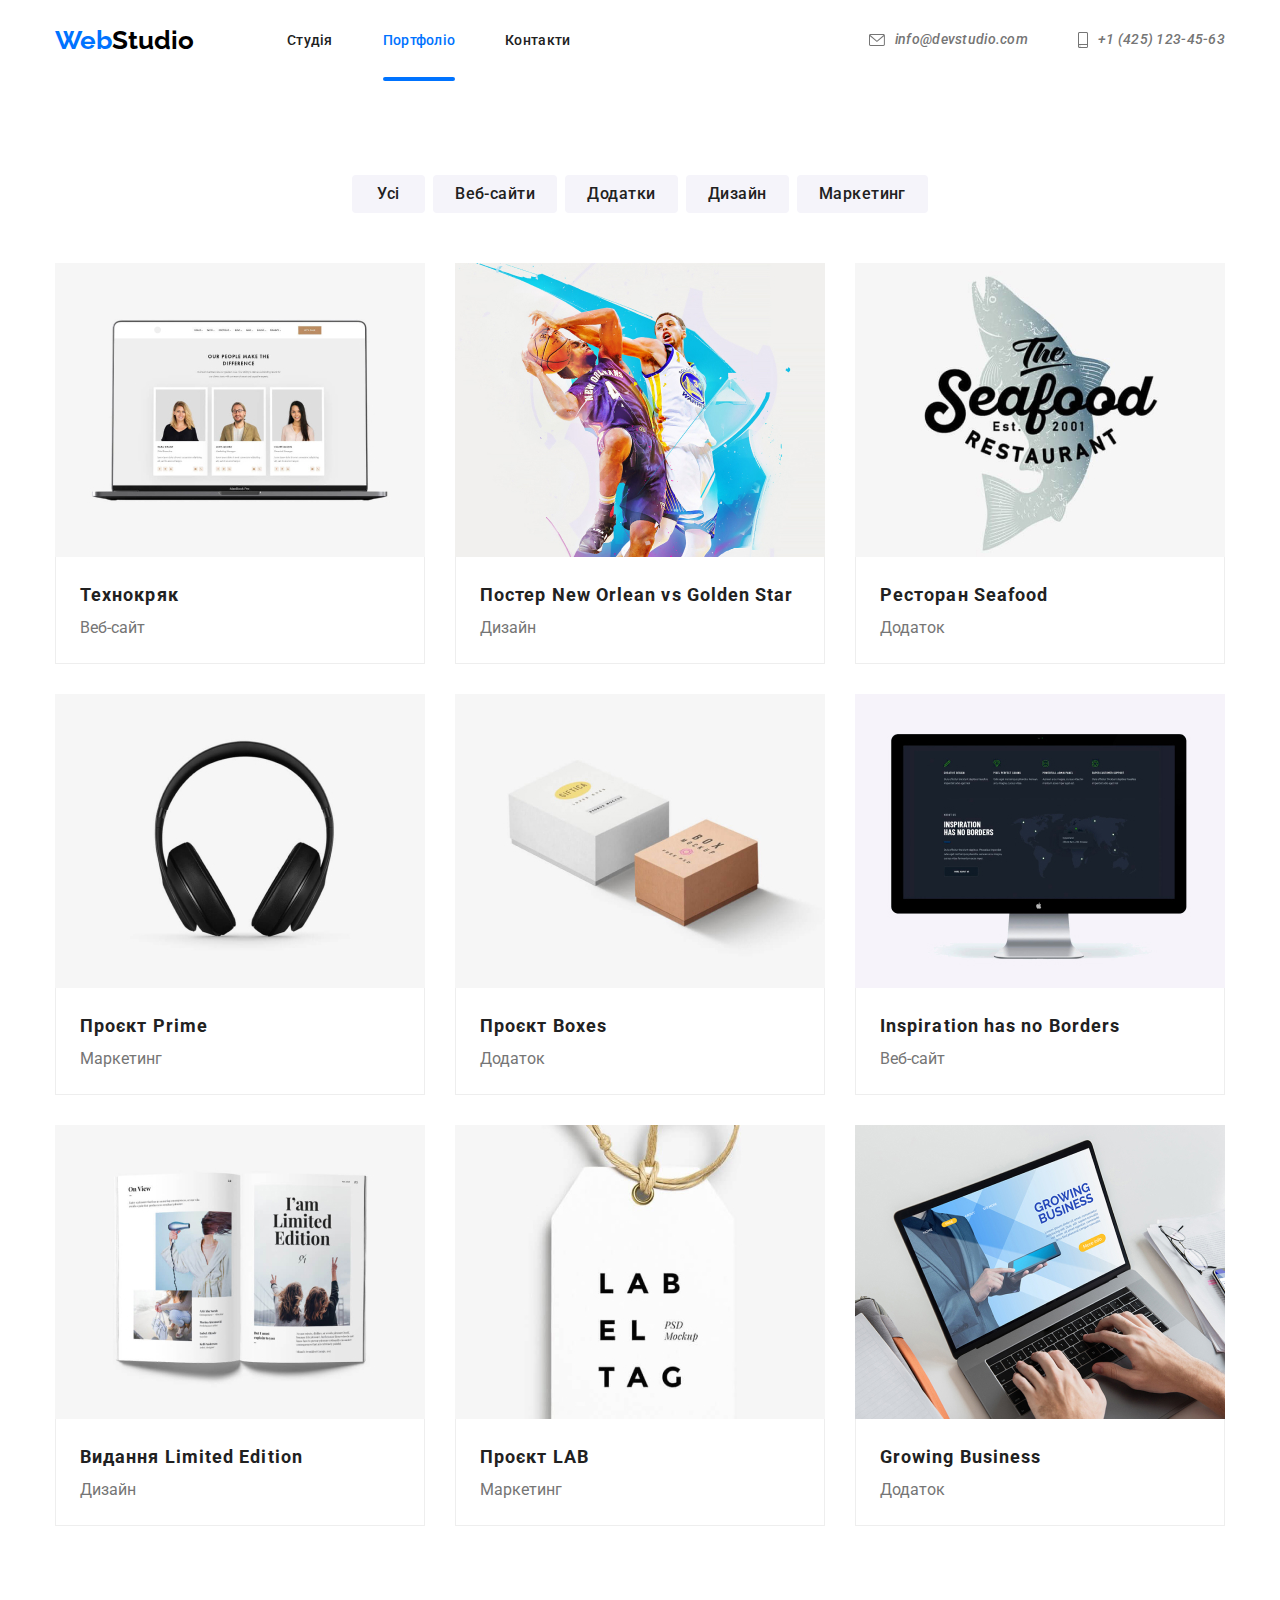
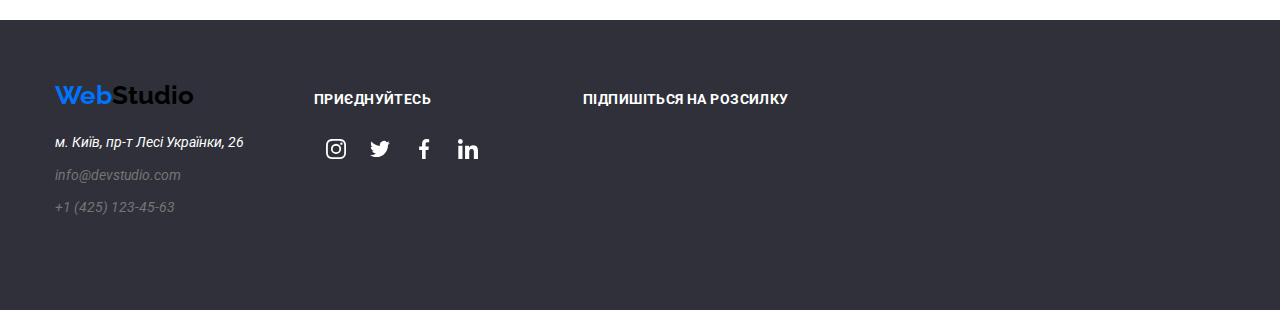
<file: portfolio.html>
<!DOCTYPE html>
<html lang="uk">

<head>
	<meta charset="UTF-8">
	<meta http-equiv="X-UA-Compatible" content="IE=edge">
	<meta name="viewport" content="width=device-width, initial-scale=1.0">
	<title>Document</title>
	<!-- Шрифти -->
	<link rel="preconnect" href="https://fonts.googleapis.com">
	<link rel="preconnect" href="https://fonts.gstatic.com" crossorigin>
	<link href="https://fonts.googleapis.com/css2?family=Raleway:wght@700&family=Roboto:wght@400;500;700;900&display=swap"
		rel="stylesheet">
	<!-- Стилі -->
	<link href="https://cdn.jsdelivr.net/npm/modern-normalize@2.0.0/modern-normalize.min.css" rel="stylesheet">
	<link rel="stylesheet" href="./css/styles.css">
</head>

<body>
	<div class="wrapper">
		<header class="header">
			<div class="container">
				<a href="" class="logo" title="Логотип" rel="noreferrer noopener"><span class="accent">Web</span>Studio</a>
				<nav class="header-menu">
					<ul class="header-list">
						<li class="header-item">
							<a href="./index.html" class="header-link" rel="noreferrer noopener">Студія</a>
						</li>
						<li class="header-item">
							<a href="" class="header-link active" rel="noreferrer noopener">Портфоліо</a>
						</li>
						<li class="header-item">
							<a href="" class="header-link" rel="noreferrer noopener">Контакти</a>
						</li>
					</ul>
				</nav>
				<address class="header-address">
					<a class="address-link" href="mailto:info@devstudio.com" rel="noreferrer noopener">
						<svg class="header-icon envelope">
							<use href="./image/svg/symbol-defs.svg#icon-envelope"></use>
						</svg>
						info@devstudio.com
					</a>
					<a class="address-link" href="tel:+14251234563" rel="noreferrer noopener">
						<svg class="header-icon smartphone">
							<use href="./image/svg/symbol-defs.svg#icon-smartphone"></use>
						</svg>
						+1 (425) 123-45-63
					</a>
				</address>
			</div>
		</header>
		<main class="page">
			<div class="container">
				<section class="category">
					<h1 class="category-title">Секція category</h1>
					<ul class="category-btn btn-list">
						<li class="btn-item"><button class="btn" type="button">Усі</button></li>
						<li class="btn-item"><button class="btn" type="button">Веб-сайти</button></li>
						<li class="btn-item"><button class="btn" type="button">Додатки</button></li>
						<li class="btn-item"><button class="btn" type="button">Дизайн</button></li>
						<li class="btn-item"><button class="btn" type="button">Маркетинг</button></li>
					</ul>
					<ul class="category-columns">
						<li class="category-column column">
							<a class="column-link" href="" rel="noreferrer noopener">
								<div class="category-column-active">
									<img class="column-image" width="370" height="294" src="./image/portfolio/img.jpg"
										alt="Веб-сайт Технокряк">
									<p>Ресурс пропонує комплексні пропозиції з різним рівнем функціоналу та сервісів. Все це дозволить
										відвідувачу отримати
										вичерпні відомості про компанію чи приватну особу.</p>
								</div>
								<div class="column-text">
									<h2 class="column-title">Технокряк</h2>
									<p class="column-subtitle">Веб-сайт</p>
								</div>
							</a>
						</li>
						<li class="category-column column">
							<a class="column-link" href="" rel="noreferrer noopener">
								<div class="category-column-active">
									<img class="column-image" width="370" height="294" src="./image/portfolio/img-01.jpg"
										alt="Дизайн Постер New Orlean vs Golden Star">
									<p>Ресурс пропонує комплексні пропозиції з різним рівнем функціоналу та сервісів. Все це дозволить
										відвідувачу отримати
										вичерпні відомості про компанію чи приватну особу.</p>
								</div>
								<div class="column-text">
									<h2 class="column-title">Постер New Orlean vs Golden Star</h2>
									<p class="column-subtitle">Дизайн</p>
								</div>
							</a>
						</li>
						<li class="category-column column">
							<a class="column-link" href="" rel="noreferrer noopener">
								<div class="category-column-active">
									<img class="column-image" width="370" height="294" src="./image/portfolio/img-02.jpg"
										alt="Додаток Ресторан Seafood">
									<p>Ресурс пропонує комплексні пропозиції з різним рівнем функціоналу та сервісів. Все це дозволить
										відвідувачу отримати
										вичерпні відомості про компанію чи приватну особу.</p>
								</div>
								<div class="column-text">
									<h2 class="column-title">Ресторан Seafood</h2>
									<p class="column-subtitle">Додаток</p>
								</div>
							</a>
						</li>
						<li class="category-column column">
							<a class="column-link" href="" rel="noreferrer noopener">
								<div class="category-column-active">
									<img class="column-image" width="370" height="294" src="./image/portfolio/img-03.jpg"
										alt="Маркетинг Проєкт Prime">
									<p>Ресурс пропонує комплексні пропозиції з різним рівнем функціоналу та сервісів. Все це дозволить
										відвідувачу отримати
										вичерпні відомості про компанію чи приватну особу.</p>
								</div>
								<div class="column-text">
									<h2 class="column-title">Проєкт Prime</h2>
									<p class="column-subtitle">Маркетинг</p>
								</div>
							</a>
						</li>
						<li class="category-column column">
							<a class="column-link" href="" rel="noreferrer noopener">
								<div class="category-column-active">
									<img class="column-image" width="370" height="294" src="./image/portfolio/img-04.jpg"
										alt="Додаток Проєкт Boxes">
									<p>Ресурс пропонує комплексні пропозиції з різним рівнем функціоналу та сервісів. Все це дозволить
										відвідувачу отримати
										вичерпні відомості про компанію чи приватну особу.</p>
								</div>
								<div class="column-text">
									<h2 class="column-title">Проєкт Boxes</h2>
									<p class="column-subtitle">Додаток</p>
								</div>
							</a>
						</li>
						<li class="category-column column">
							<a class="column-link" href="" rel="noreferrer noopener">
								<div class="category-column-active">
									<img class="column-image" width="370" height="294" src="./image/portfolio/img-05.jpg"
										alt="Inspiration has no Borders">
									<p>Ресурс пропонує комплексні пропозиції з різним рівнем функціоналу та сервісів. Все це дозволить
										відвідувачу отримати
										вичерпні відомості про компанію чи приватну особу.</p>
								</div>
								<div class="column-text">
									<h2 class="column-title">Inspiration has no Borders</h2>
									<p class="column-subtitle">Веб-сайт</p>
								</div>
							</a>
						</li>
						<li class="category-column column">
							<a class="column-link" href="" rel="noreferrer noopener">
								<div class="category-column-active">
									<img class="column-image" width="370" height="294" src="./image/portfolio/img-06.jpg"
										alt="Видання Limited Edition">
									<p>Ресурс пропонує комплексні пропозиції з різним рівнем функціоналу та сервісів. Все це дозволить
										відвідувачу отримати
										вичерпні відомості про компанію чи приватну особу.</p>
								</div>
								<div class="column-text">
									<h2 class="column-title">Видання Limited Edition</h2>
									<p class="column-subtitle">Дизайн</p>
								</div>
							</a>
						</li>
						<li class="category-column column">
							<a class="column-link" href="" rel="noreferrer noopener">
								<div class="category-column-active">
									<img class="column-image" width="370" height="294" src="./image/portfolio/img-07.jpg"
										alt="Маркетинг Проєкт LAB">
									<p>Ресурс пропонує комплексні пропозиції з різним рівнем функціоналу та сервісів. Все це дозволить
										відвідувачу отримати
										вичерпні відомості про компанію чи приватну особу.</p>
								</div>
								<div class="column-text">
									<h2 class="column-title">Проєкт LAB</h2>
									<p class="column-subtitle">Маркетинг</p>
								</div>
							</a>
						</li>
						<li class="category-column column">
							<a class="column-link" href="" rel="noreferrer noopener">
								<div class="category-column-active">
									<img class="column-image" width="370" height="294" src="./image/portfolio/img-08.jpg"
										alt="Додаток Growing Business">
									<p>Ресурс пропонує комплексні пропозиції з різним рівнем функціоналу та сервісів. Все це дозволить
										відвідувачу отримати
										вичерпні відомості про компанію чи приватну особу.</p>
								</div>
								<div class="column-text">
									<h2 class="column-title">Growing Business</h2>
									<p class="column-subtitle">Додаток</p>
								</div>
							</a>
						</li>
					</ul>
				</section>
			</div>
		</main>
		<footer class="footer">
			<div class="container">
				<div class="footer-column">
					<a href="" class="logo" title="Логотип" rel="noreferrer noopener"><span class="accent">Web</span>Studio</a>
					<address class="footer-address">
						<p>м. Київ, пр-т Лесі Українки, 26</p>
						<a href="mailto:info@devstudio.com">info@devstudio.com</a>
						<a href="tel:+14251234563">+1 (425) 123-45-63</a>
					</address>
				</div>
				<div class="footer-column-social">
					<h3 class="footer-title">приєднуйтесь</h3>
					<ul class="footer-social-list">
						<li class="social-item">
							<a class="social-link" href="" rel="noreferrer noopener">
								<svg class="social-icon icon-footer">
									<use href="./image/svg/symbol-defs.svg#icon-instagram-2"></use>
								</svg>
							</a>
						</li>
						<li class="social-item">
							<a class="social-link" href="" rel="noreferrer noopener">
								<svg class="social-icon icon-footer">
									<use href="./image/svg/symbol-defs.svg#icon-twitter-1"></use>
								</svg>
							</a>
						</li>
						<li class="social-item">
							<a class="social-link" href="" rel="noreferrer noopener">
								<svg class="social-icon icon-footer">
									<use href="./image/svg/symbol-defs.svg#icon-facebook-1"></use>
								</svg>
							</a>
						</li>
						<li class="social-item">
							<a class="social-link" href="" rel="noreferrer noopener">
								<svg class="social-icon icon-footer">
									<use href="./image/svg/symbol-defs.svg#icon-linkedin-1"></use>
								</svg>
							</a>
						</li>
					</ul>
				</div>
				<div class="footer-column-input">
					<h3 class="footer-title">Підпишіться на розсилку</h3>
				</div>
			</div>
		</footer>
	</div>
</body>

</html>
</file>
<file: css/styles.css>
html,
body {
  height: 100%;
  width: 100%;
  font-family: 'Roboto', sans-serif;
  color: var(--most-of-color-text);
  font-size: 14px;
  background-color: var(--background-light);
}

.wrapper {
  display: flex;
  flex-direction: column;
  min-height: 100%;
}
/*Обнулення*/
h1,
h2,
h3,
h4,
h5,
h6,
ul,
p {
  padding: 0;
  margin: 0;
  font-size: inherit;
}

input,
button,
textarea {
  font-family: inherit;
}

input::-ms-clear {
  display: none;
}
button {
  cursor: pointer;
}
button::-moz-focus-inner {
  padding: 0;
  border: 0;
}
a,
a:visited {
  text-decoration: none;
}
a:hover {
  text-decoration: none;
}
ul li {
  list-style: none;
}
img {
  vertical-align: top;
}

/*--------------------*/

button {
  border: none;
}
/* --------------------------- */
ul {
  list-style-type: none;
}

/* Скритий елемент сторінки */
.features .page-title,
.category-title {
  position: absolute;
  width: 1px;
  height: 1px;
  margin: -1px;
  border: 0;
  padding: 0;
  white-space: nowrap;
  overflow: hidden;
}

a {
  text-decoration: none;
}
/* ----------Ширина-контенту---------------------- */
.container {
  margin: 0 auto;
  max-width: 1200px;
  padding: 0 15px;
}

/* ---------Колір лого------------- */
:root {
  --brend-color: #0073ff;
  --most-of-color-text: #757575;
  /* ---------колір-тексту-світлий--- */
  --header-color-light: #ffffff;
  --title-light: #ffffff;
  --logo-light: #ffffff;

  /* ---------колір-тексту-темний--- */
  --header-color-dark: #212121;
  --title-dark: #212121;
  --logo-dark: #000000;

  /* ---------колір-фону-світлий--- */
  --background-light: #ffffff;
  --background-team-light: #f5f4fa;
  /* ---------колір-фону-темний--- */
  --background-dark: ;
  --background-team-dark: #2f303a;
}

/* -------------page-title------------------------- */

.page-title {
  font-size: 36px;
  line-height: calc(42 / 36 * 100%);
  color: var(--title-dark);
  text-align: center;
  margin: 0 0 50px 0;
}
/* ------------------------------------------- */
.header {
  background-color: var(--header-color-light);
}

.header > .container {
  display: flex;
  align-items: center;
}
.logo {
  display: inline-block;
  font-family: 'Raleway', sans-serif;
  font-weight: 700;
  font-size: 26px;
  line-height: calc(31 / 26 * 100%);
  text-decoration: none;
  color: var(--logo-dark);
}
.logo > .accent {
  color: var(--brend-color);
}
.header-menu {
  margin-left: 93px;
}
.header-list {
  display: flex;
  flex-wrap: wrap;
  gap: 50px;
  row-gap: 20px;
}
.header-item {
  padding: 32px 0;
  position: relative;
}
.header-link {
  font-weight: 500;
  line-height: calc(16 / 14 * 100%);
  letter-spacing: 0.02em;
  color: var(--header-color-dark);
}

.header-link:hover,
.header-link:focus {
  color: var(--brend-color);
}
.active {
  color: var(--brend-color);
}

.active::after {
  position: absolute;
  bottom: 0;
  left: 0;
  content: '';
  width: 100%;
  height: 4px;
  border-radius: 2px;
  background-color: var(--brend-color);
}
.header-address {
  padding: 0 0 0 20px;
  display: flex;
  flex-wrap: wrap;
  column-gap: 50px;
  row-gap: 25px;
  margin-left: auto;
  margin-top: 10px;
  margin-bottom: 10px;
}

.address-link {
  font-weight: 500;
  line-height: calc(16 / 14 * 100%);
  letter-spacing: 0.02em;
  color: inherit;
  display: flex;
  align-items: center;
  justify-content: center;
}
.address-link:hover,
.address-link:focus {
  color: #2196f3;
}
/* -------svg------------------- */
.header-icon {
  margin-right: 10px;
  fill: #757575;
}
.header-icon.envelope {
  width: 16px;
  height: 12px;
}
.header-icon.smartphone {
  width: 10px;
  height: 16px;
}

.address-link:hover .header-icon,
.address-link:focus .header-icon {
  fill: #2196f3;
}
/* ---------------------------- */
.page {
  flex-grow: 1;
}

/* ------------hero---------------- */
.hero {
  background-color: #2f303a;
  text-align: center;
  display: block;
  background-image: url(../image/hero/Img\ Overlay.png),
    url(../image/hero/Img.jpg);
  background-size: cover;
  background-position: top;
  background-repeat: no-repeat;
}

.hero .container {
  padding: 200px 0;
  display: flex;
  flex-direction: column;
  align-items: center;
}
.hero-title {
  font-weight: 900;
  font-size: 44px;
  line-height: calc(60 / 44 * 100%);
  letter-spacing: 0.06em;
  text-transform: uppercase;
  color: var(--title-light);
  margin: 0 0 30px 0;
  max-width: 696px;
}
.hero-btn {
  display: flex;
  min-height: 50px;
  padding: 0 32px;
  align-items: center;
  justify-content: center;
  font-weight: 700;
  font-size: 16px;
  line-height: calc(30 / 14 * 100%);
  letter-spacing: 0.06em;
  color: var(--background-light);
  background-color: #2196f3;
  box-shadow: 0px 4px 4px rgba(0, 0, 0, 0.15);
  border-radius: 4px;
}
.hero-btn:hover,
.hero-btn:focus {
  background-color: #188ce8;
}

/* ---------------------------- */
.features {
  padding: 94px 0;
}
.features-list {
  display: flex;
  margin: 0 -15px;
  flex-wrap: wrap;
  row-gap: 50px;
}

.features-item {
  padding: 0 15px;
  flex: 0 1 25%;
}

.features-icon-block {
  background-color: #f5f4fa;
  width: 100%;
  height: 120px;
  display: flex;
  align-items: center;
  justify-content: center;
}
.features-icon {
  width: 70px;
  height: 70px;
}

.features-item-title {
  font-weight: 700;
  line-height: calc(16 / 14 * 100%);
  text-transform: uppercase;
  color: var(--title-dark);
  margin-top: 30px;
  margin-bottom: 10px;
}
.features-item > p {
  font-weight: 400;
  line-height: 24px;
}

/* -------------box--------------- */
.box {
  padding: 0 0 94px 0;
}
.box-list {
  display: flex;
  margin: 0 -15px;
  flex-wrap: wrap;
  justify-content: center;
  row-gap: 30px;
}
.box-item {
  padding: 0 15px;

}

.box-item-image {
  position: relative;
}
.box-item img {
  display: block;
  width: 100%;
  height: 100%;
  object-fit: cover;
}
.box-item-text {
  position: absolute;
  bottom: 0;
  left: 0;
  color: var(--title-light);
  font-weight: 700;
  letter-spacing: 0.42px;
  text-transform: uppercase;
  width: 100%;
  display: flex;
  align-items: center;
  justify-content: center;
  padding: 24px 0;
  background-color: rgba(47, 48, 58, 0.80);
}
/* ------------team---------------- */
.team {
  background-color: var(--background-team-light);
  padding: 94px 0;
}
.team-list {
  display: flex;
  margin: 0 -15px;
  flex-wrap: wrap;
  justify-content: center;
  row-gap: 30px;
}
.team-item {
  padding: 0 15px;
}
.team-column {
  background-color: var(--background-light);
  border-radius: 0px 0px 4px 4px;
  box-shadow: 0px 2px 1px 0px rgba(0, 0, 0, 0.2),
    0px 1px 1px 0px rgba(0, 0, 0, 0.14), 0px 1px 3px 0px rgba(0, 0, 0, 0.12);
  padding: 0 0 30px;
  text-align: center;
}
.team-image {
  display: block;
  height: 260px;
  background-color: var(--most-of-color-text);
}
.team-title {
  font-weight: 500;
  font-size: 16px;
  line-height: calc(19 / 16 * 100%);
  color: var(--title-dark);
  margin: 30px 0 10px 0;
}

.team-column > p {
  font-weight: 400;
  font-size: 16px;
  line-height: calc(19 / 16 * 100%);
}
.team-column > p:not(:last-child) {
  margin-bottom: 25px;
}

.team-list-social {
}
.social-list {
  display: flex;
  gap: 10px;
  justify-content: center;
  align-items: center;
}
.social-item {
  width: 44px;
  height: 44px;
}

.social-link {
  display: flex;
  align-items: center;
  justify-content: center;
  width: 100%;
  height: 100%;
  border-radius: 50%;
}
.social-link:hover,
.social-link:focus {
  background-color: #2196f3;
}

.social-icon {
  width: 20px;
  height: 20px;
  fill: #afb1b8;
}
.social-link:hover .social-icon,
.social-link:focus .social-icon {
  fill: #ffffff;
}
/* --------------------Portfolio--------------------------------------------- */
.category {
  padding: 94px 0;
}
.category-title {
}
.category-btn {
  margin: 0 0 50px 0;
}
.btn-list {
  display: flex;
  justify-content: center;
  gap: 8px;
  row-gap: 8px;
  flex-wrap: wrap;
}
.btn-item {
}
.btn {
  display: inline-block;
  font-weight: 500;
  font-size: 16px;
  line-height: calc(26 / 16 * 100%);
  letter-spacing: 0.03em;
  color: #212121;
  background-color: #f5f4fa;
  border-radius: 4px;
  padding: 6px 22px;
  min-width: 73px;
}

.btn:hover,
.btn:focus {
  color: #ffffff;
  background-color: #2196f3;
  box-shadow: 0px 3px 1px rgba(0, 0, 0, 0.1), 0px 1px 2px rgba(0, 0, 0, 0.08),
    0px 2px 2px rgba(0, 0, 0, 0.12);
}
/* ----------------------- */
.category-columns {
  display: flex;
  margin: 0 -15px;
  row-gap: 30px;
  flex-wrap: wrap;
}
.category-column {
}
.column {
  padding: 0 15px;
  flex: 0 1 33.33333333%;
  min-width: 370px;
  display: flex;
}
/* --------- */
.column-link {
  display: flex;
  flex-direction: column;
}

.column-image {
  display: block;
  max-width: 100%;
}
.category-column-active {
  position: relative;

}
.category-column-active::after {
  content: '';
  width: 100%;
  height: 100%;
  background-color: var(--brend-color);
  position: absolute;
  top: 0;
  left: 0;
  opacity: 0;
  z-index: 1;
  transition: opacity 1s ease-in-out;
}
.column-link:hover .category-column-active::after {
  opacity: 0.5;
}
.category-column-active > p {
  position: absolute;
  top: 0;
  left: 0;
  padding: 63px 24px;
  color: #fff;
  font-size: 18px;
  font-weight: 400;
  line-height: calc(28 / 18 * 100%);
  letter-spacing: 0.54px;
  opacity: 0;
  z-index: 2;
  transition: opacity 1s ease-in-out;
}
.column-link:hover .category-column-active > p {
  opacity: 1;
}
.column-text {
  padding: 20px 24px;
  border: 1px solid #eee;
  border-top: none;
  flex: 1 1 auto;
}
.column-title {
  font-weight: 700;
  font-size: 18px;
  line-height: calc(36 / 18 * 100%);
  letter-spacing: 0.06em;
  color: var(--header-color-dark);
}
.column-subtitle {
  font-size: 16px;
  line-height: calc(30 / 16 * 100%);
  color: var(--most-of-color-text);
}

/* ---------------------------- */
.clients {
  padding: 94px 0;
}

.clients-columns {
  display: flex;
  flex-wrap: wrap;
  align-items: center;
  justify-content: center;
  margin: 0 -15px;
  row-gap: 30px;
}
.clients-column {
  padding: 0 15px;
}
.clients-link {
  border-radius: 4px;
  border: 1px solid #afb1b8;
  width: 170px;
  height: 92px;
  display: flex;
  align-items: center;
  justify-content: center;
}
.clients-link:hover,
.clients-link:focus {
  border: 1px solid #2196f3;
}
.clients-icon {
  fill: #afb1b8;
}
.clients-link:hover .clients-icon,
.clients-link:focus .clients-icon {
  fill: #2196f3;
}

/* ---------------------------- */
.footer {
  background-color: #2f303a;
  padding: 60px 0 90px 0;
}
.footer > .container {
  display: flex;
}
.footer .logo {
  margin: 0 0 20px 0;
}

.footer-address > p {
  font-weight: 400;
  line-height: calc(24 / 14 * 100%);
  color: #ffffff;
}
.footer-address > p:not(:last-child) {
  margin: 0 0 9px 0;
}
.footer-address > a {
  display: block;
  font-weight: 400;
  color: inherit;
  line-height: calc(24 / 14 * 100%);
}
.footer-address > a:not(:last-child) {
  margin: 0 0 9px 0;
}

.footer-column-social {
  margin-left: 70px;
}
.footer-title {
  margin: 11px 0 20px 0;
  color: var(--title-light);
  font-weight: 700;
  letter-spacing: 0.42px;
  text-transform: uppercase;
}
.footer-social-list {
  display: flex;
}
.icon-footer {
  fill: #ffffff;
}
/* --------------------------- */
.footer-column-input {
  margin-left: 93px;
}
</file>
